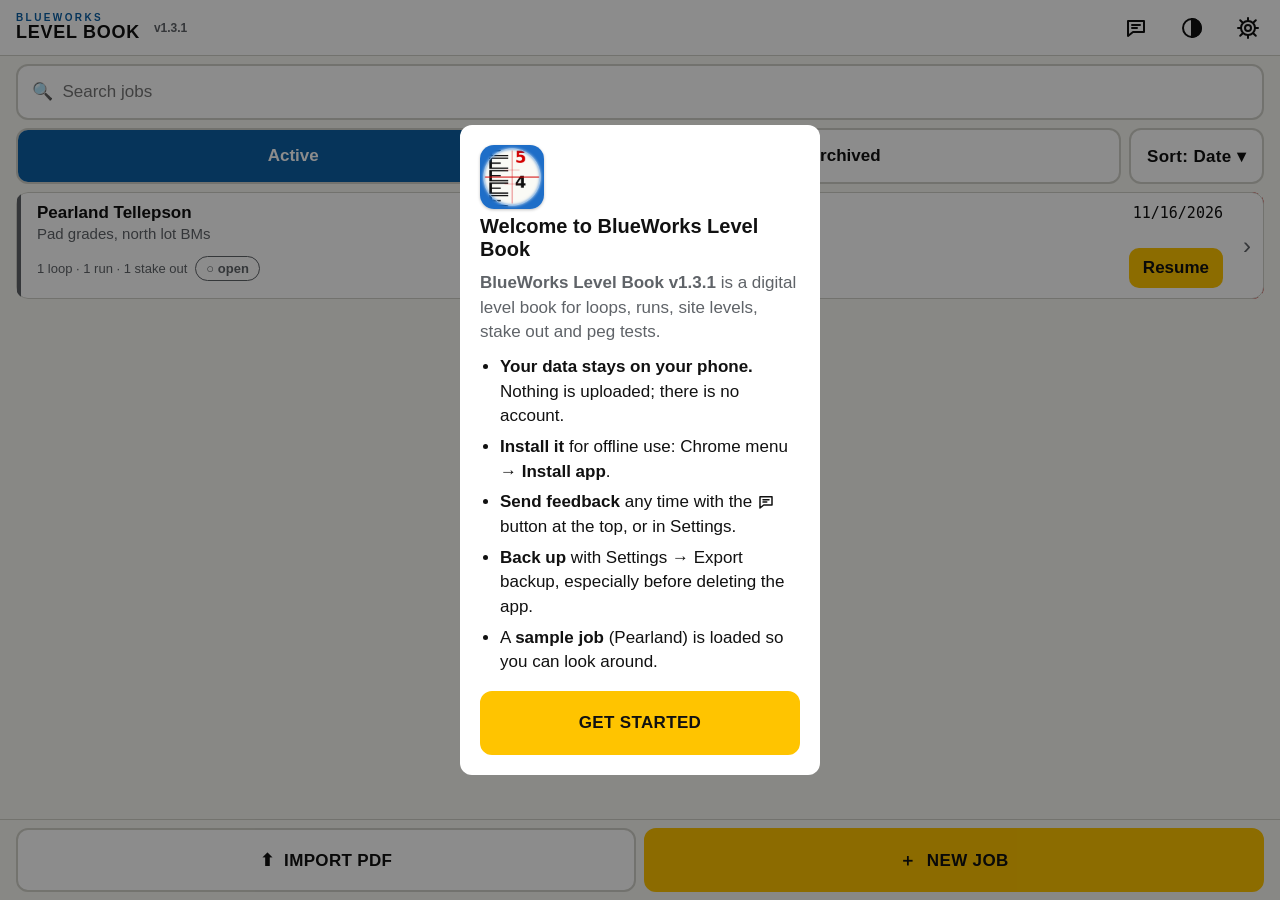
<file: index.html>
<!doctype html>
<html lang="en" data-theme="sunlight">
<head>
<meta charset="utf-8">
<meta name="viewport" content="width=device-width, initial-scale=1, viewport-fit=cover">
<title>BlueWorks Level Book</title>
<meta name="description" content="Offline differential leveling field book – US decimal feet">
<meta name="theme-color" content="#FFFFFF">
<meta name="mobile-web-app-capable" content="yes">
<meta name="apple-mobile-web-app-capable" content="yes">
<meta name="apple-mobile-web-app-title" content="Level Book">
<meta name="apple-mobile-web-app-status-bar-style" content="default">
<meta name="format-detection" content="telephone=no">
<link rel="manifest" href="manifest.webmanifest">
<link rel="icon" type="image/png" sizes="192x192" href="icons/icon-192.png">
<link rel="apple-touch-icon" sizes="180x180" href="icons/apple-touch-icon.png">
<script>
  // Apply the saved theme before first paint; iOS reads the status-bar meta at launch only.
  try { if (localStorage.getItem('lb.theme') === 'dusk') { document.documentElement.dataset.theme = 'dusk';
    document.querySelector('meta[name="apple-mobile-web-app-status-bar-style"]').content = 'black-translucent';
    document.querySelector('meta[name="theme-color"]').content = '#121417'; } } catch (e) {}
</script>
<link rel="stylesheet" href="css/app.css">
<script src="vendor/jspdf.umd.min.js" defer></script>
<script src="vendor/jspdf.plugin.autotable.min.js" defer></script>
<script type="module" src="js/app.js"></script>
</head>
<body>
<div id="app" aria-live="polite"></div>
<noscript>BlueWorks Level Book needs JavaScript.</noscript>
</body>
</html>
</file>
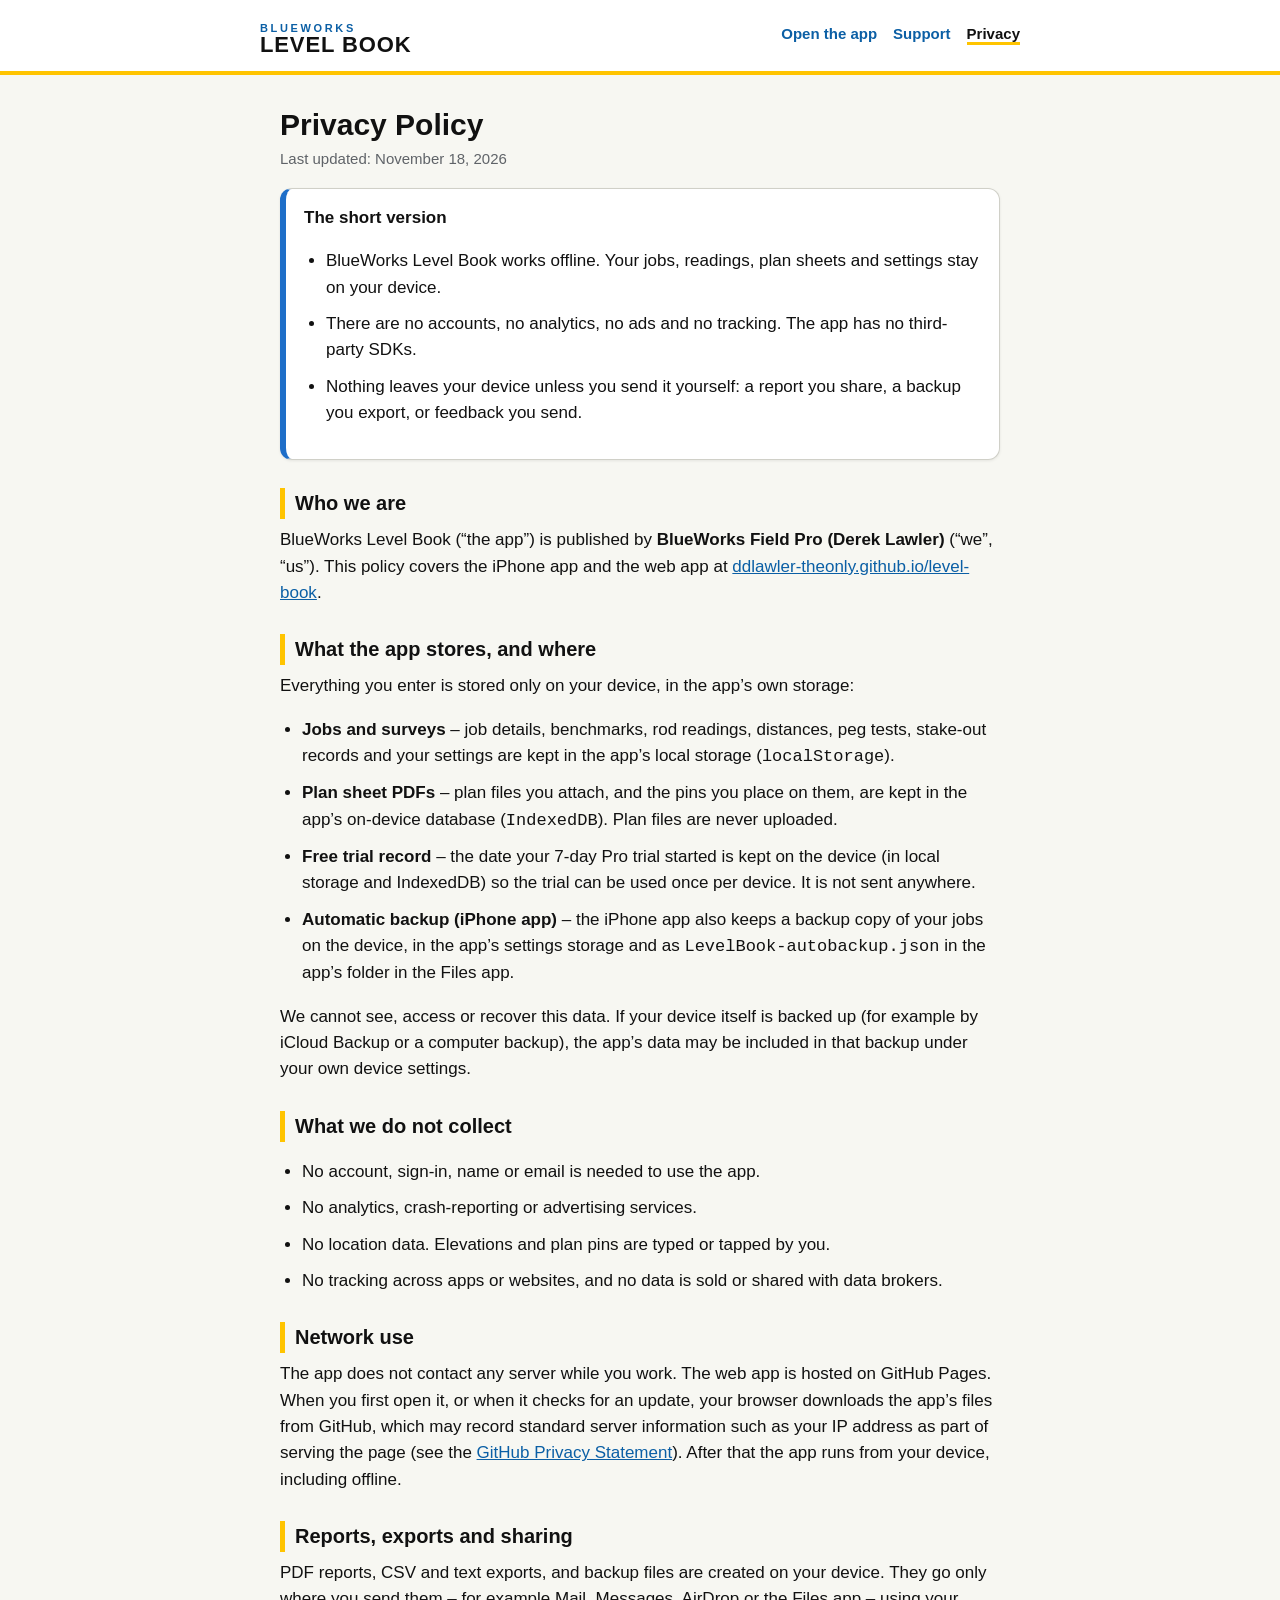
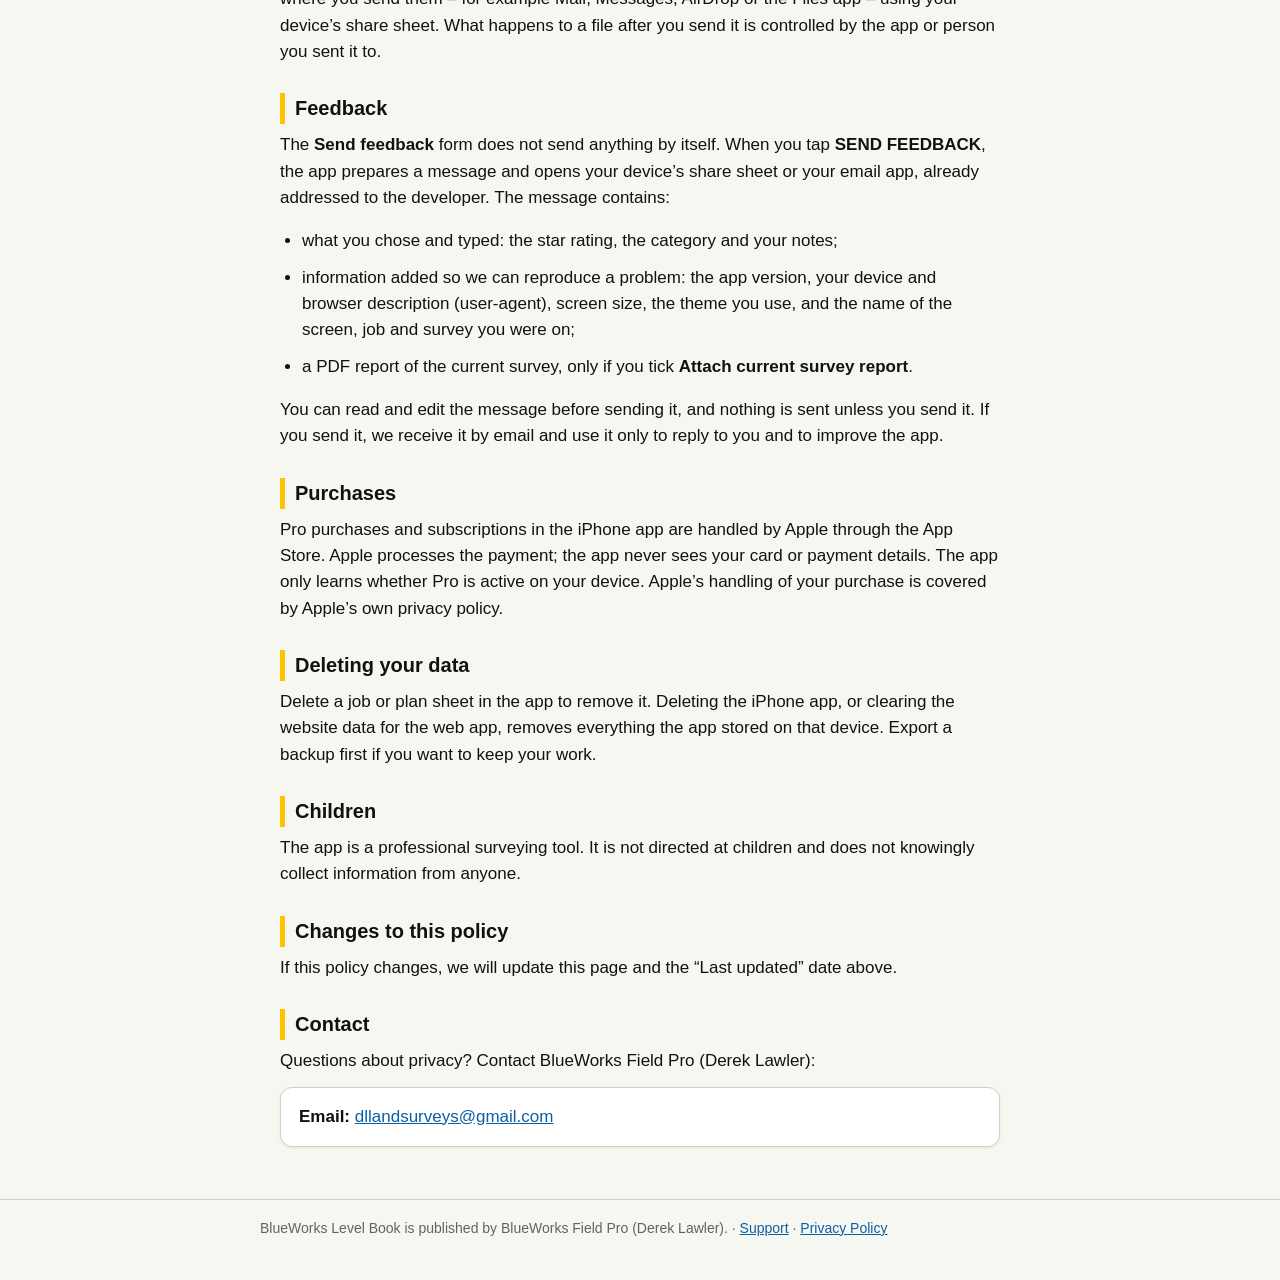
<file: privacy.html>
<!doctype html>
<html lang="en">
<head>
<meta charset="utf-8">
<meta name="viewport" content="width=device-width, initial-scale=1, viewport-fit=cover">
<title>Privacy Policy · BlueWorks Level Book</title>
<meta name="description" content="Privacy policy for BlueWorks Level Book: your survey data stays on your device. No accounts, analytics, ads or tracking.">
<meta name="theme-color" content="#FFFFFF">
<style>
:root{--bg:#F7F7F2;--card:#fff;--text:#111;--muted:#5F6368;--line:#D0D0C8;--yellow:#FFC400;--blue:#0B5FA5;--brand:#1E6EC8;--sans:Inter,Roboto,-apple-system,BlinkMacSystemFont,"Segoe UI","Helvetica Neue",Arial,sans-serif;--mono:ui-monospace,"SF Mono",Menlo,"Roboto Mono",Consolas,monospace}
@media (prefers-color-scheme:dark){:root{--bg:#121417;--card:#1C1F24;--text:#ECECEC;--muted:#A4A9B0;--line:#363B42;--blue:#4A9BE0;--brand:#4A9BE0}}
*{box-sizing:border-box}
html{-webkit-text-size-adjust:100%}
body{margin:0;background:var(--bg);color:var(--text);font-family:var(--sans);font-size:17px;line-height:1.55}
header.top{background:var(--card);border-bottom:4px solid var(--yellow);padding:14px 20px}
.wrap{max-width:760px;margin:0 auto}
.wordmark{display:inline-flex;flex-direction:column;line-height:1.02;font-weight:800;letter-spacing:.04em;font-size:22px;color:var(--text);text-decoration:none}
.wordmark small{font-size:11px;letter-spacing:.24em;color:var(--blue);font-weight:800}
nav{float:right;margin-top:8px;font-size:15px}
nav a{color:var(--blue);font-weight:700;text-decoration:none;margin-left:16px}
nav a[aria-current]{color:var(--text);border-bottom:3px solid var(--yellow)}
main{padding:8px 20px 40px}
h1{font-size:30px;line-height:1.2;margin:24px 0 4px}
.updated{color:var(--muted);font-size:15px;margin:0 0 18px}
h2{font-size:20px;margin:28px 0 8px;padding-left:10px;border-left:5px solid var(--yellow)}
h3{font-size:17px;margin:0 0 6px}
p,li{margin:0 0 10px}
ul{padding-left:22px}
a{color:var(--blue)}
.card{background:var(--card);border:1px solid var(--line);border-radius:12px;padding:16px 18px;margin:12px 0;box-shadow:0 1px 3px rgba(0,0,0,.08)}
.summary{border-left:6px solid var(--brand)}
code,.mono{font-family:var(--mono)}
table{width:100%;border-collapse:collapse;font-size:15px;background:var(--card);border-radius:12px;overflow:hidden;border:1px solid var(--line)}
th,td{text-align:left;padding:9px 12px;border-bottom:1px solid var(--line);vertical-align:top}
th{background:var(--brand);color:#fff;font-size:14px;letter-spacing:.03em}
tr:last-child td{border-bottom:0}
details{background:var(--card);border:1px solid var(--line);border-radius:12px;margin:10px 0;padding:0 16px}
summary{cursor:pointer;font-weight:700;padding:14px 0;list-style-position:outside}
details[open] summary{border-bottom:1px solid var(--line);margin-bottom:10px}
.price{display:flex;gap:12px;flex-wrap:wrap;margin:10px 0}
.price span{background:var(--yellow);color:#111;border-radius:999px;padding:6px 14px;font-weight:800}
footer{color:var(--muted);font-size:14px;border-top:1px solid var(--line);padding:18px 20px 40px}
</style>
</head>
<body>
<header class="top"><div class="wrap"><nav><a href="./">Open the app</a><a href="support.html">Support</a><a href="privacy.html" aria-current="page">Privacy</a></nav><a class="wordmark" href="./" aria-label="BlueWorks Level Book"><small>BLUEWORKS</small>LEVEL BOOK</a></div></header>
<main class="wrap">
<h1>Privacy Policy</h1>
<p class="updated">Last updated: November 18, 2026</p>
<div class="card summary"><h3>The short version</h3>
<ul>
<li>BlueWorks Level Book works offline. Your jobs, readings, plan sheets and settings stay on your device.</li>
<li>There are no accounts, no analytics, no ads and no tracking. The app has no third-party SDKs.</li>
<li>Nothing leaves your device unless you send it yourself: a report you share, a backup you export, or feedback you send.</li>
</ul></div>

<h2>Who we are</h2>
<p>BlueWorks Level Book (“the app”) is published by <b>BlueWorks Field Pro (Derek Lawler)</b> (“we”, “us”). This policy covers the iPhone app and the web app at <a href="./">ddlawler-theonly.github.io/level-book</a>.</p>

<h2>What the app stores, and where</h2>
<p>Everything you enter is stored only on your device, in the app’s own storage:</p>
<ul>
<li><b>Jobs and surveys</b> – job details, benchmarks, rod readings, distances, peg tests, stake-out records and your settings are kept in the app’s local storage (<code>localStorage</code>).</li>
<li><b>Plan sheet PDFs</b> – plan files you attach, and the pins you place on them, are kept in the app’s on-device database (<code>IndexedDB</code>). Plan files are never uploaded.</li>
<li><b>Free trial record</b> – the date your 7-day Pro trial started is kept on the device (in local storage and IndexedDB) so the trial can be used once per device. It is not sent anywhere.</li>
<li><b>Automatic backup (iPhone app)</b> – the iPhone app also keeps a backup copy of your jobs on the device, in the app’s settings storage and as <code>LevelBook-autobackup.json</code> in the app’s folder in the Files app.</li>
</ul>
<p>We cannot see, access or recover this data. If your device itself is backed up (for example by iCloud Backup or a computer backup), the app’s data may be included in that backup under your own device settings.</p>

<h2>What we do not collect</h2>
<ul>
<li>No account, sign-in, name or email is needed to use the app.</li>
<li>No analytics, crash-reporting or advertising services.</li>
<li>No location data. Elevations and plan pins are typed or tapped by you.</li>
<li>No tracking across apps or websites, and no data is sold or shared with data brokers.</li>
</ul>

<h2>Network use</h2>
<p>The app does not contact any server while you work. The web app is hosted on GitHub Pages. When you first open it, or when it checks for an update, your browser downloads the app’s files from GitHub, which may record standard server information such as your IP address as part of serving the page (see the <a href="https://docs.github.com/site-policy/privacy-policies/github-general-privacy-statement">GitHub Privacy Statement</a>). After that the app runs from your device, including offline.</p>

<h2>Reports, exports and sharing</h2>
<p>PDF reports, CSV and text exports, and backup files are created on your device. They go only where you send them – for example Mail, Messages, AirDrop or the Files app – using your device’s share sheet. What happens to a file after you send it is controlled by the app or person you sent it to.</p>

<h2>Feedback</h2>
<p>The <b>Send feedback</b> form does not send anything by itself. When you tap <b>SEND FEEDBACK</b>, the app prepares a message and opens your device’s share sheet or your email app, already addressed to the developer. The message contains:</p>
<ul>
<li>what you chose and typed: the star rating, the category and your notes;</li>
<li>information added so we can reproduce a problem: the app version, your device and browser description (user-agent), screen size, the theme you use, and the name of the screen, job and survey you were on;</li>
<li>a PDF report of the current survey, only if you tick <b>Attach current survey report</b>.</li>
</ul>
<p>You can read and edit the message before sending it, and nothing is sent unless you send it. If you send it, we receive it by email and use it only to reply to you and to improve the app.</p>

<h2>Purchases</h2>
<p>Pro purchases and subscriptions in the iPhone app are handled by Apple through the App Store. Apple processes the payment; the app never sees your card or payment details. The app only learns whether Pro is active on your device. Apple’s handling of your purchase is covered by Apple’s own privacy policy.</p>

<h2>Deleting your data</h2>
<p>Delete a job or plan sheet in the app to remove it. Deleting the iPhone app, or clearing the website data for the web app, removes everything the app stored on that device. Export a backup first if you want to keep your work.</p>

<h2>Children</h2>
<p>The app is a professional surveying tool. It is not directed at children and does not knowingly collect information from anyone.</p>

<h2>Changes to this policy</h2>
<p>If this policy changes, we will update this page and the “Last updated” date above.</p>

<h2>Contact</h2>
<p>Questions about privacy? Contact BlueWorks Field Pro (Derek Lawler):</p>
<div class="card" id="contact-email"><b>Email:</b> <a href="mailto:dllandsurveys@gmail.com">dllandsurveys@gmail.com</a></div>

</main>
<footer><div class="wrap">BlueWorks Level Book is published by BlueWorks Field Pro (Derek Lawler). · <a href="support.html">Support</a> · <a href="privacy.html">Privacy Policy</a></div></footer>
</body>
</html>
</file>
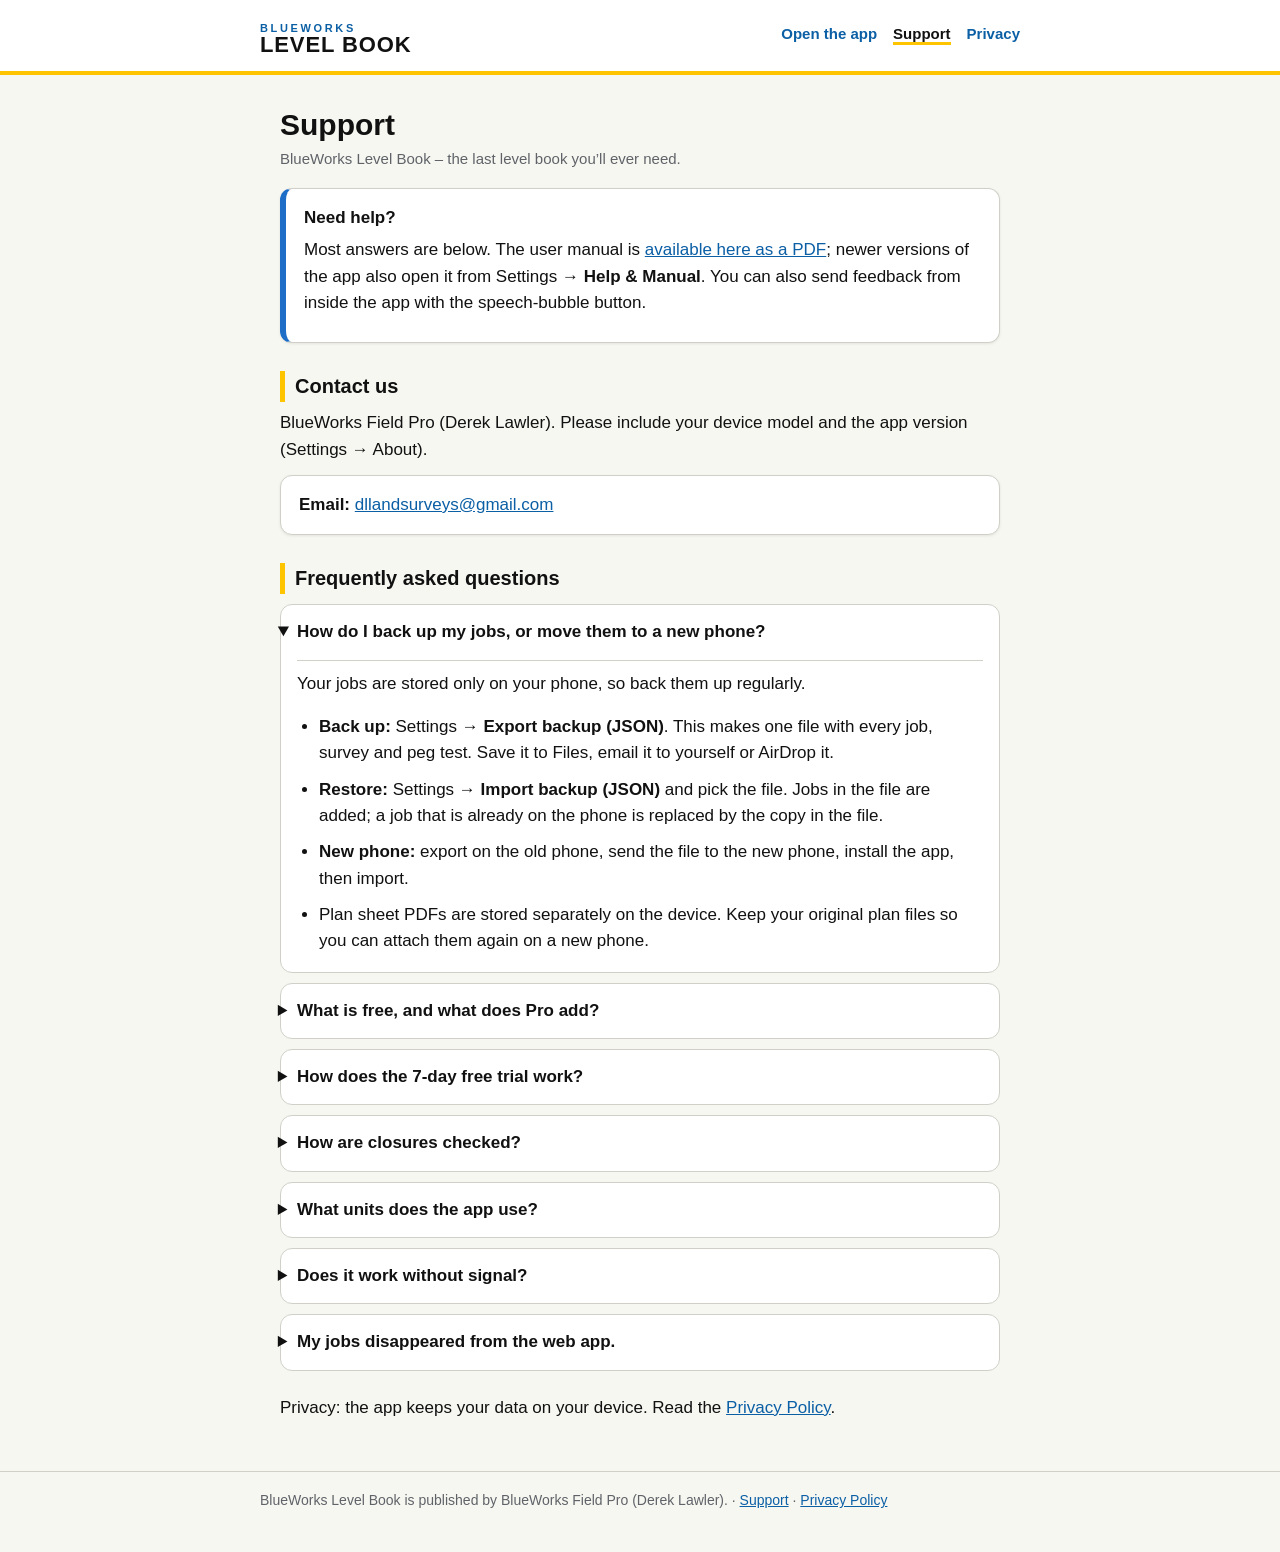
<file: support.html>
<!doctype html>
<html lang="en">
<head>
<meta charset="utf-8">
<meta name="viewport" content="width=device-width, initial-scale=1, viewport-fit=cover">
<title>Support · BlueWorks Level Book</title>
<meta name="description" content="Support and FAQ for BlueWorks Level Book: backup and restore, Free vs Pro, the 7-day trial, closure checks and units.">
<meta name="theme-color" content="#FFFFFF">
<style>
:root{--bg:#F7F7F2;--card:#fff;--text:#111;--muted:#5F6368;--line:#D0D0C8;--yellow:#FFC400;--blue:#0B5FA5;--brand:#1E6EC8;--sans:Inter,Roboto,-apple-system,BlinkMacSystemFont,"Segoe UI","Helvetica Neue",Arial,sans-serif;--mono:ui-monospace,"SF Mono",Menlo,"Roboto Mono",Consolas,monospace}
@media (prefers-color-scheme:dark){:root{--bg:#121417;--card:#1C1F24;--text:#ECECEC;--muted:#A4A9B0;--line:#363B42;--blue:#4A9BE0;--brand:#4A9BE0}}
*{box-sizing:border-box}
html{-webkit-text-size-adjust:100%}
body{margin:0;background:var(--bg);color:var(--text);font-family:var(--sans);font-size:17px;line-height:1.55}
header.top{background:var(--card);border-bottom:4px solid var(--yellow);padding:14px 20px}
.wrap{max-width:760px;margin:0 auto}
.wordmark{display:inline-flex;flex-direction:column;line-height:1.02;font-weight:800;letter-spacing:.04em;font-size:22px;color:var(--text);text-decoration:none}
.wordmark small{font-size:11px;letter-spacing:.24em;color:var(--blue);font-weight:800}
nav{float:right;margin-top:8px;font-size:15px}
nav a{color:var(--blue);font-weight:700;text-decoration:none;margin-left:16px}
nav a[aria-current]{color:var(--text);border-bottom:3px solid var(--yellow)}
main{padding:8px 20px 40px}
h1{font-size:30px;line-height:1.2;margin:24px 0 4px}
.updated{color:var(--muted);font-size:15px;margin:0 0 18px}
h2{font-size:20px;margin:28px 0 8px;padding-left:10px;border-left:5px solid var(--yellow)}
h3{font-size:17px;margin:0 0 6px}
p,li{margin:0 0 10px}
ul{padding-left:22px}
a{color:var(--blue)}
.card{background:var(--card);border:1px solid var(--line);border-radius:12px;padding:16px 18px;margin:12px 0;box-shadow:0 1px 3px rgba(0,0,0,.08)}
.summary{border-left:6px solid var(--brand)}
code,.mono{font-family:var(--mono)}
table{width:100%;border-collapse:collapse;font-size:15px;background:var(--card);border-radius:12px;overflow:hidden;border:1px solid var(--line)}
th,td{text-align:left;padding:9px 12px;border-bottom:1px solid var(--line);vertical-align:top}
th{background:var(--brand);color:#fff;font-size:14px;letter-spacing:.03em}
tr:last-child td{border-bottom:0}
details{background:var(--card);border:1px solid var(--line);border-radius:12px;margin:10px 0;padding:0 16px}
summary{cursor:pointer;font-weight:700;padding:14px 0;list-style-position:outside}
details[open] summary{border-bottom:1px solid var(--line);margin-bottom:10px}
.price{display:flex;gap:12px;flex-wrap:wrap;margin:10px 0}
.price span{background:var(--yellow);color:#111;border-radius:999px;padding:6px 14px;font-weight:800}
footer{color:var(--muted);font-size:14px;border-top:1px solid var(--line);padding:18px 20px 40px}
</style>
</head>
<body>
<header class="top"><div class="wrap"><nav><a href="./">Open the app</a><a href="support.html" aria-current="page">Support</a><a href="privacy.html">Privacy</a></nav><a class="wordmark" href="./" aria-label="BlueWorks Level Book"><small>BLUEWORKS</small>LEVEL BOOK</a></div></header>
<main class="wrap">
<h1>Support</h1>
<p class="updated">BlueWorks Level Book – the last level book you’ll ever need.</p>
<div class="card summary"><h3>Need help?</h3>
<p>Most answers are below. The user manual is <a href="docs/LevelBook-Manual.pdf">available here as a PDF</a>; newer versions of the app also open it from Settings → <b>Help &amp; Manual</b>. You can also send feedback from inside the app with the speech-bubble button.</p></div>

<h2>Contact us</h2>
<p>BlueWorks Field Pro (Derek Lawler). Please include your device model and the app version (Settings → About).</p>
<div class="card" id="contact-email"><b>Email:</b> <a href="mailto:dllandsurveys@gmail.com">dllandsurveys@gmail.com</a></div>

<h2>Frequently asked questions</h2>

<details open><summary>How do I back up my jobs, or move them to a new phone?</summary>
<p>Your jobs are stored only on your phone, so back them up regularly.</p>
<ul>
<li><b>Back up:</b> Settings → <b>Export backup (JSON)</b>. This makes one file with every job, survey and peg test. Save it to Files, email it to yourself or AirDrop it.</li>
<li><b>Restore:</b> Settings → <b>Import backup (JSON)</b> and pick the file. Jobs in the file are added; a job that is already on the phone is replaced by the copy in the file.</li>
<li><b>New phone:</b> export on the old phone, send the file to the new phone, install the app, then import.</li>
<li>Plan sheet PDFs are stored separately on the device. Keep your original plan files so you can attach them again on a new phone.</li>
</ul></details>

<details><summary>What is free, and what does Pro add?</summary>
<table>
<tr><th>Free</th><th>Pro</th></tr>
<tr><td>Jobs (2 active jobs), survey picker and setup, shot entry with the keypad and visual rod, Level Run, Site Levels, arithmetic check, FGCS pass/fail verdict, backup and restore, settings, Dusk theme, feedback</td>
<td>Everything in Free, plus unlimited jobs, Level Loop, three-wire readings, the Use distance switch, Stake Out, Peg Test, loop adjustment, peg correction, sight balance checks, the plan sheet (attach, mark shots, report map), PDF reports, CSV and text export, and the share sheet</td></tr>
</table>
<p>Pro is:</p>
<div class="price"><span>$24.99 / year</span><span>$100 one-time</span></div>
<p>On Free, the built-in sample job does not count toward the 2-job limit; archived jobs do.</p></details>

<details><summary>How does the 7-day free trial work?</summary>
<ul>
<li>The trial starts only when you tap <b>START 7-DAY FREE TRIAL</b> (on any Pro feature, or Settings → Plan). No account and no card are needed.</li>
<li>Every Pro feature is unlocked for 7 days. There is one trial per device.</li>
<li>When the trial ends the app goes back to Free. Nothing is deleted: Pro surveys you made stay readable, and single-wire Level Runs and Site Levels stay fully editable.</li>
</ul></details>

<details><summary>How are closures checked?</summary>
<ul>
<li><b>Arithmetic check</b> on every book: ΣBS − ΣFS = last elevation − first elevation (side shots are not included).</li>
<li><b>Misclosure</b> = computed elevation of the closing benchmark − its known elevation. A Level Loop closes on its starting benchmark; a Level Run closes on a different known benchmark.</li>
<li><b>Allowable misclosure</b> follows the FGCS standards: k × √M, where M is the total sight distance in miles (k = 0.050 ft for third order, the default; 2nd order class II 0.0333, class I 0.025; 1st order class II 0.0166, class I 0.0125). The app shows a clear pass or fail.</li>
<li>If Use distance is off, there is no distance to work out the allowable misclosure, so the misclosure is shown and adjustment is by setups.</li>
<li>Pro can <b>adjust</b> the loop evenly by setup or in proportion to distance.</li>
</ul></details>

<details><summary>What units does the app use?</summary>
<p>US survey feet, in decimal feet. Readings are entered and shown to 0.001 ft; cut and fill are shown to 0.01 ft. Curvature and refraction are not applied.</p></details>

<details><summary>Does it work without signal?</summary>
<p>Yes. After the first start the app works fully offline, including reports, plan sheets and the built-in manual.</p></details>

<details><summary>My jobs disappeared from the web app.</summary>
<p>Safari can clear data for websites that have not been used for a while. Add the web app to your Home Screen, turn on <b>Keep data on this device</b> in Settings, and export backups regularly. Import your latest backup to get your jobs back.</p></details>

<p style="margin-top:24px">Privacy: the app keeps your data on your device. Read the <a href="privacy.html">Privacy Policy</a>.</p>

</main>
<footer><div class="wrap">BlueWorks Level Book is published by BlueWorks Field Pro (Derek Lawler). · <a href="support.html">Support</a> · <a href="privacy.html">Privacy Policy</a></div></footer>
</body>
</html>
</file>
<file: css/app.css>
/* BlueWorks Level Book design system — Sunlight (default) and Dusk */
:root{
  --bg:#F7F7F2; --card:#FFFFFF; --text:#111111; --muted:#5F6368; --line:#D0D0C8; --alt:#EFEFEA; --field:#FFFFFF;
  --yellow:#FFC400; --on-yellow:#111111; --blue:#0B5FA5; --pass:#1E8E3E; --warn:#E37400; --err:#C5221F;
  --strip:#1B1D21; --strip-text:#ECECEC; --shadow:0 1px 3px rgba(0,0,0,.12);
  --sans: Inter, Roboto, -apple-system, BlinkMacSystemFont, "Segoe UI", "Helvetica Neue", Arial, sans-serif;
  --mono: ui-monospace, "SF Mono", SFMono-Regular, Menlo, "Roboto Mono", "DejaVu Sans Mono", Consolas, monospace;
  --sat: env(safe-area-inset-top,0px); --sab: env(safe-area-inset-bottom,0px); --sal: env(safe-area-inset-left,0px); --sar: env(safe-area-inset-right,0px);
  color-scheme: light;
}
:root[data-theme="dusk"]{
  --bg:#121417; --card:#1C1F24; --text:#ECECEC; --muted:#A4A9B0; --line:#363B42; --alt:#181B1F; --field:#22262C;
  --blue:#4A9BE0; --pass:#4CC26E; --warn:#FFA040; --err:#FF6B61; --strip:#000000; --shadow:none; color-scheme: dark;
}
*{box-sizing:border-box;-webkit-tap-highlight-color:transparent}
html,body{margin:0;height:100%;background:var(--bg);color:var(--text);font-family:var(--sans);font-size:17px;overflow:hidden;overscroll-behavior:none;touch-action:manipulation;-webkit-text-size-adjust:100%}
button,input,select,textarea{font-family:inherit;font-size:17px;color:inherit}
input,select,textarea{font-size:max(16px,1em)} /* >=16px avoids iOS focus zoom */
.mono{font-family:var(--mono);font-variant-numeric:tabular-nums}
#app{position:fixed;inset:0;display:flex;flex-direction:column}
.screen{display:flex;flex-direction:column;height:100%;min-height:0}
.scroll{flex:1;overflow-y:auto;-webkit-overflow-scrolling:touch;overscroll-behavior:contain;padding:8px calc(16px + var(--sar)) 16px calc(16px + var(--sal))}
/* Top bar */
.topbar{flex:none;height:calc(56px + var(--sat));padding:var(--sat) calc(8px + var(--sar)) 0 calc(16px + var(--sal));display:flex;align-items:center;gap:8px;background:var(--card);border-bottom:1px solid var(--line)}
.wordmark{font-size:20px;font-weight:800;letter-spacing:.06em}
.topbar .title{flex:1;min-width:0;font-size:17px;font-weight:600;white-space:nowrap;overflow:hidden;text-overflow:ellipsis}
.topbar .spacer{flex:1}
.iconbtn{width:48px;height:56px;min-width:48px;border:0;background:none;display:grid;place-items:center;cursor:pointer;border-radius:12px;color:var(--text)}
.iconbtn svg{width:24px;height:24px}
.iconbtn:active{background:var(--alt)}
.back{border:0;background:none;height:56px;padding:0 8px 0 0;font-size:17px;font-weight:600;color:var(--blue);cursor:pointer;white-space:nowrap}
/* Buttons */
.btn{min-height:56px;border-radius:12px;border:2px solid var(--line);background:var(--card);font-size:17px;font-weight:700;padding:0 16px;cursor:pointer;display:inline-flex;align-items:center;justify-content:center;gap:8px;letter-spacing:.02em;color:var(--text)}
.btn.primary{background:var(--yellow);border-color:var(--yellow);color:var(--on-yellow);min-height:64px}
.btn.blue{background:var(--blue);border-color:var(--blue);color:#fff}
.btn.danger{border-color:var(--err);color:var(--err)}
.btn.solid-danger{background:var(--err);border-color:var(--err);color:#fff}
.btn:disabled{background:var(--alt);border-color:var(--line);color:var(--muted);cursor:not-allowed}
.btn:active:not(:disabled){filter:brightness(.92)}
.btn.block{width:100%}
.pinned{flex:none;padding:8px calc(16px + var(--sar)) calc(8px + var(--sab)) calc(16px + var(--sal));background:var(--bg);border-top:1px solid var(--line);display:grid;gap:8px}
.row2{display:grid;grid-template-columns:1fr 1fr;gap:8px}
.row3{display:grid;grid-template-columns:1fr 1fr 1fr;gap:8px}
/* Fields */
.section-label{font-size:13px;font-weight:700;letter-spacing:.08em;text-transform:uppercase;color:var(--muted);margin:16px 4px 8px}
.card{background:var(--card);border-radius:12px;box-shadow:var(--shadow);border:1px solid var(--line);padding:16px}
.field{display:block;margin-bottom:16px}
.field:last-child{margin-bottom:0}
.field>span{display:block;font-size:13px;font-weight:700;letter-spacing:.06em;text-transform:uppercase;color:var(--muted);margin-bottom:6px}
.input{width:100%;min-height:56px;border:2px solid var(--line);border-radius:12px;background:var(--field);padding:0 14px;outline:none;color:var(--text)}
.input:focus{border:3px solid var(--blue);padding:0 13px}
textarea.input{padding:12px 14px;min-height:112px;resize:none;line-height:1.35}
.input.num{font-family:var(--mono);text-align:right}
.suffix{position:relative}.suffix .input{padding-right:44px}.suffix::after{content:attr(data-suffix);position:absolute;right:14px;top:50%;transform:translateY(-50%);color:var(--muted);font-family:var(--mono)}
.counter{text-align:right;font-size:13px;color:var(--muted);margin-top:4px}
.chip{display:inline-flex;align-items:center;gap:4px;padding:4px 10px;border-radius:999px;font-size:13px;font-weight:700;border:1.5px solid currentColor;white-space:nowrap}
.chip.closed{color:var(--pass)}.chip.open{color:var(--muted)}.chip.check{color:var(--warn)}
.chip.locked{color:var(--muted);font-family:var(--mono);font-size:15px;padding:10px 14px}
.tag{display:inline-block;font-size:11px;font-weight:800;letter-spacing:.06em;padding:2px 6px;border-radius:6px;background:var(--alt);color:var(--muted);vertical-align:middle}
.tag.blue{background:var(--blue);color:#fff}
.seg{display:grid;grid-auto-flow:column;grid-auto-columns:1fr;border:2px solid var(--line);border-radius:12px;overflow:hidden;min-height:56px;background:var(--field)}
.seg button{border:0;background:none;font-weight:700;font-size:17px;cursor:pointer;color:var(--text);border-left:1px solid var(--line)}
.seg button:first-child{border-left:0}
.seg button[aria-pressed="true"]{background:var(--blue);color:#fff}
.seg.rt button[data-v="BS"][aria-pressed="true"]{background:var(--pass)}
.seg.rt button[data-v="FS"][aria-pressed="true"]{background:var(--warn);color:#111}
.selectbtn{width:100%;min-height:56px;border:2px solid var(--line);border-radius:12px;background:var(--field);text-align:left;padding:0 14px;display:flex;align-items:center;justify-content:space-between;cursor:pointer;color:var(--text)}
/* Jobs */
.searchrow{display:grid;grid-template-columns:1fr auto;gap:8px;align-items:center;margin-top:8px}
.jobs-list{display:grid;gap:8px;margin-top:8px}
.swipe{position:relative;border-radius:12px;overflow:hidden}
.swipe .actions{position:absolute;inset:0 0 0 auto;display:flex}
.swipe .actions button{width:80px;border:0;font-weight:800;font-size:15px;cursor:pointer}
.swipe .actions .arch{background:var(--blue);color:#fff}
.swipe .actions .del{background:var(--card);color:var(--err);box-shadow:inset 0 0 0 2px var(--err)}
.jobcard{position:relative;min-height:96px;background:var(--card);border:1px solid var(--line);border-radius:12px;padding:10px 40px 10px 20px;cursor:pointer;transition:transform .18s ease;touch-action:pan-y;user-select:none;-webkit-user-select:none;-webkit-touch-callout:none}
.jobcard.dragging{transition:none}
.jobcard::before{content:"";position:absolute;left:0;top:0;bottom:0;width:4px;background:var(--st,var(--muted))}
.jobcard .l1{display:flex;justify-content:space-between;gap:8px;align-items:baseline}
.jobcard .name{font-weight:600;font-size:17px;white-space:nowrap;overflow:hidden;text-overflow:ellipsis}
.jobcard .date{font-family:var(--mono);font-size:15px;color:var(--text)}
.jobcard .desc{font-size:15px;color:var(--muted);white-space:nowrap;overflow:hidden;text-overflow:ellipsis;margin:2px 0 6px}
.jobcard .l3{display:flex;align-items:center;gap:8px;font-size:13px;color:var(--muted);flex-wrap:wrap}
.jobcard .chev{position:absolute;right:12px;top:50%;transform:translateY(-50%);color:var(--muted);font-size:24px}
.jobcard .resume{margin-left:auto;min-height:40px;border-radius:10px;border:0;background:var(--yellow);color:#111;font-weight:800;padding:0 14px;cursor:pointer}
.empty{text-align:center;padding:48px 16px;color:var(--muted)}
.empty h2{color:var(--text);font-size:22px;margin:16px 0 8px}
.banner{background:var(--alt);border:1px solid var(--line);border-radius:12px;padding:12px 16px;margin:8px 0;display:flex;align-items:center;gap:12px;justify-content:space-between}
/* Main menu */
.modecard{width:100%;min-height:112px;border:2px solid var(--line);border-radius:12px;background:var(--card);display:flex;align-items:center;gap:16px;padding:16px;text-align:left;cursor:pointer;margin-bottom:12px;color:var(--text)}
.modecard:active,.modecard.flash{background:var(--yellow);color:#111;border-color:var(--yellow)}
.modecard svg{width:40px;height:40px;flex:none}
.modecard .mt{font-size:22px;font-weight:600}
.modecard .md{font-size:15px;color:var(--muted);margin-top:4px}
.modecard:disabled{opacity:.45}
.recent{background:var(--card);border:1px solid var(--line);border-radius:12px;overflow:hidden}
.recent button{width:100%;min-height:64px;border:0;border-top:1px solid var(--line);background:none;display:flex;align-items:center;gap:8px;padding:8px 16px;text-align:left;cursor:pointer;color:var(--text)}
.recent button:first-child{border-top:0}
.recent .rn{flex:1;min-width:0;font-size:17px;white-space:nowrap;overflow:hidden;text-overflow:ellipsis}
/* Sheets & dialogs */
.overlay{position:fixed;inset:0;background:rgba(0,0,0,.45);z-index:50;display:flex;align-items:flex-end;justify-content:center;animation:fade .15s}
.sheet{width:100%;max-width:640px;max-height:92%;background:var(--card);border-radius:12px 12px 0 0;padding:8px 16px calc(16px + var(--sab));display:flex;flex-direction:column;animation:up .2s ease}
.sheet.tall{height:80%}
.sheet .handle{width:40px;height:5px;border-radius:3px;background:var(--line);margin:4px auto 8px}
.sheet .sh{display:flex;align-items:center;justify-content:space-between}
.sheet .sh h2{font-size:20px;margin:0}
.sheet .sbody{overflow-y:auto;flex:1;padding-top:8px;overscroll-behavior:contain}
.sheet .listbtn{width:100%;min-height:56px;border:0;border-top:1px solid var(--line);background:none;text-align:left;font-size:17px;padding:0 8px;cursor:pointer;display:flex;align-items:center;gap:12px;color:var(--text)}
.sheet .listbtn.sel{font-weight:800;color:var(--blue)}
.sheet .listbtn.red{color:var(--err)}
.dialog-wrap{align-items:center}
.dialog{width:calc(100% - 32px);max-width:420px;background:var(--card);border-radius:12px;padding:20px;animation:up .15s}
.dialog h2{margin:0 0 8px;font-size:20px}
.dialog p{margin:0 0 16px;color:var(--muted);line-height:1.4;white-space:pre-line}
@keyframes up{from{transform:translateY(40px);opacity:0}to{transform:none;opacity:1}}
@keyframes fade{from{opacity:0}}
.snackbar{position:fixed;left:16px;right:16px;bottom:calc(96px + var(--sab));background:#222;color:#fff;border-radius:12px;padding:0 8px 0 16px;min-height:56px;display:flex;align-items:center;justify-content:space-between;z-index:60;box-shadow:0 4px 12px rgba(0,0,0,.3)}
.snackbar button{border:0;background:none;color:var(--yellow);font-weight:800;font-size:17px;min-height:56px;padding:0 12px;cursor:pointer}
/* Entry */
.strip{flex:none;min-height:calc(72px + var(--sat));padding:calc(6px + var(--sat)) calc(12px + var(--sar)) 6px calc(8px + var(--sal));background:var(--strip);color:var(--strip-text);display:flex;align-items:center;gap:8px}
.strip .st-l{flex:1;min-width:0}
.strip .st1{font-size:15px;display:flex;align-items:center;gap:6px;font-weight:600;white-space:nowrap;overflow:hidden;text-overflow:ellipsis}
.strip .st2{font-family:var(--mono);font-size:22px;color:var(--yellow);font-weight:700;white-space:nowrap}
.strip .st2 small{font-size:13px;color:#BBB;font-weight:400}
.strip .iconbtn,.strip .back{color:var(--strip-text)}
.strip .warnflag{color:var(--warn);font-size:13px;font-weight:800}
.entry-mid{flex:1;min-height:0;display:grid;grid-template-columns:45% 55%}
.rodcol{position:relative;min-height:0;background:var(--alt);border-right:1px solid var(--line);overflow:hidden}
.rodcol svg{position:absolute;inset:0;width:100%;height:100%}
.panel{min-height:0;overflow-y:auto;padding:8px 12px;display:flex;flex-direction:column;gap:8px}
.panel .seg{min-height:48px}
.panel .ptrow{display:flex;gap:8px;align-items:center}
.panel .ptrow .input{min-height:48px;font-family:var(--mono);font-weight:700}
.minilabel{font-size:12px;font-weight:800;letter-spacing:.08em;color:var(--muted);text-transform:uppercase}
.rbox{border:2px solid var(--line);border-radius:12px;background:var(--field);min-height:64px;display:flex;align-items:center;justify-content:space-between;padding:0 12px;cursor:pointer;gap:8px}
.rbox .lab{font-size:13px;font-weight:800;color:var(--muted);letter-spacing:.06em}
.rbox .val{font-family:var(--mono);font-weight:800;font-size:44px;line-height:1;white-space:nowrap}
.rbox.small .val{font-size:22px}.rbox.small{min-height:48px}
.rbox.w3 .val{font-size:32px}.rbox.w3{min-height:64px}
.rbox.active{border:3px solid var(--yellow);padding:0 11px;background:#FFFBEA;color:#111}
:root[data-theme="dusk"] .rbox.active{background:#2A2614;color:var(--text)}
.rbox.bad{border-color:var(--err)}
.rbox .ph{color:var(--muted);font-weight:400}
.result{font-family:var(--mono);font-size:20px;font-weight:700}
.result.bad{color:var(--err)}
.result .lbl{font-family:var(--sans);font-size:13px;color:var(--muted);font-weight:700}
.rescard{background:var(--card);border:1px solid var(--line);border-radius:12px;padding:8px 12px;display:grid;gap:2px}
.msg{font-size:14px;font-weight:700;line-height:1.3}
.msg.err{color:var(--err)}.msg.warn{color:var(--warn)}
.quick{display:flex;gap:6px;flex-wrap:wrap}
.quick button{min-height:40px;border-radius:10px;border:1.5px solid var(--blue);background:none;color:var(--blue);font-weight:700;padding:0 10px;cursor:pointer;font-size:15px}
.keypad{flex:none;display:grid;grid-template-columns:repeat(4,1fr);grid-auto-rows:46px;gap:4px;padding:4px calc(6px + var(--sar)) calc(4px + var(--sab)) calc(6px + var(--sal));background:var(--alt);border-top:1px solid var(--line);touch-action:manipulation;user-select:none;-webkit-user-select:none}
.keypad button{border:0;border-radius:10px;background:var(--card);font-family:var(--mono);font-size:25px;font-weight:700;cursor:pointer;color:var(--text);box-shadow:var(--shadow);touch-action:manipulation}
.keypad button:active{filter:brightness(.85)}
.keypad button{position:relative}.keypad button::before{content:"";position:absolute;inset:-2px}
/* Keypad size (Settings): compact is the base above */
:root[data-keypad="large"] .keypad{grid-auto-rows:64px;gap:6px;padding:6px calc(6px + var(--sar)) calc(6px + var(--sab)) calc(6px + var(--sal))}
:root[data-keypad="large"] .keypad button{font-size:28px;border-radius:12px}
:root[data-keypad="large"] .keypad .fn{font-size:17px}
:root[data-keypad="xcompact"] .keypad{grid-auto-rows:39px;gap:3px;padding:3px calc(5px + var(--sar)) calc(3px + var(--sab)) calc(5px + var(--sal))}
:root[data-keypad="xcompact"] .keypad button{font-size:23px;border-radius:8px}
:root[data-keypad="xcompact"] .keypad .fn{font-size:15px}
:root[data-keypad="xcompact"] .keypad .confirm{font-size:16px}
:root[data-keypad="xcompact"] .keypad button::before{inset:-1.5px -1.5px} /* 39 + 3 px gap = 42 px tap height */
.keypad .fn{font-family:var(--sans);font-size:16px;font-weight:800}
.keypad .confirm{grid-row:span 2;background:var(--yellow);color:#111;font-family:var(--sans);font-size:17px;font-weight:900;letter-spacing:.04em}
.keypad .confirm:disabled{background:var(--line);color:var(--muted)}
.accept{min-height:48px}
/* Book */
.booktools{flex:none;display:flex;gap:8px;align-items:center;padding:8px calc(16px + var(--sar)) 0 calc(16px + var(--sal));flex-wrap:wrap}
.tablewrap{flex:1;overflow:auto;-webkit-overflow-scrolling:touch;overscroll-behavior:contain;margin:8px 0 0}
table.book{width:100%;border-collapse:collapse;font-size:17px}
table.book th{position:sticky;top:0;z-index:2;background:#E4E4DE;color:#111;font-size:13px;font-weight:800;letter-spacing:.06em;height:40px;padding:0 5px;text-align:right}
:root[data-theme="dusk"] table.book th{background:#2A2E34;color:var(--text)}
table.book th:first-child,table.book td:first-child{text-align:left;padding-left:12px}
table.book td{height:56px;padding:4px 5px;text-align:right;font-family:var(--mono);font-variant-numeric:tabular-nums;white-space:nowrap;vertical-align:middle}
table.book td:first-child{font-family:var(--sans);border-left:4px solid transparent;white-space:normal;min-width:64px;max-width:96px;line-height:1.15}
table.book.three{font-size:15px}
table.book.three td{padding:4px 3px}
table.book.three td:nth-child(6){font-size:12px}
@media (max-width:360px){table.book{font-size:15px}}
table.book tbody tr{cursor:pointer;background:var(--card)}
table.book tbody tr:nth-child(even){background:var(--alt)}
table.book tr.bm td:first-child{border-left-color:var(--blue);font-weight:800}
table.book tr.warn td:first-child{border-left-color:var(--warn)}
table.book tr.ifs td:first-child{padding-left:24px;font-size:15px}
table.book tr.newsetup td{border-top:2px solid var(--line)}
table.book tr.sel{outline:3px solid var(--yellow);outline-offset:-3px}
table.book .wf{color:var(--warn);font-family:var(--sans)}
table.book .tw{display:flex;flex-direction:column;align-items:flex-end;line-height:1.2}
table.book .tw small{font-size:13px;color:var(--muted)}
table.book .tw b{font-size:17px}
.spread{font-size:11px;letter-spacing:-.02em;font-family:var(--sans);font-weight:800;padding:1px 5px;border-radius:6px;border:1.5px solid currentColor;margin-top:2px}
.spread.ok{color:var(--pass)}.spread.bad{color:var(--err)}
.landscape-only{display:none}
@media (orientation:landscape) and (min-width:600px){.landscape-only{display:table-cell}.entry-mid{grid-template-columns:38% 62%}}
.summary{flex:none;font-family:var(--mono);font-size:15px;padding:8px calc(16px + var(--sar)) 4px calc(16px + var(--sal));background:var(--card);border-top:1px solid var(--line);display:grid;gap:2px}
.summary .ok{color:var(--pass);font-weight:800}.summary .bad{color:var(--err);font-weight:800}.summary .wn{color:var(--warn);font-weight:800}
.hint{background:var(--yellow);color:#111;font-weight:700;padding:8px 16px;text-align:center}
/* Closure */
.big{border-radius:12px;padding:16px;display:flex;align-items:center;gap:16px;color:#fff;margin:8px 0}
.big.pass{background:var(--pass)}.big.fail{background:var(--err)}.big.na{background:var(--muted)}.big.openrun{background:#0B5FA5}
.big .bw.sm{font-size:30px}.big .spe{font-family:var(--mono);font-size:22px;font-weight:800}
.big .bw{font-size:40px;font-weight:900;letter-spacing:.04em}
.big svg{width:48px;height:48px}
.kv{display:grid;grid-template-columns:1fr auto;gap:6px 12px;font-size:17px}
.kv .k{color:var(--muted)}
.kv .v{font-family:var(--mono);text-align:right;font-weight:700}
table.adj{width:100%;border-collapse:collapse;font-family:var(--mono);font-size:15px}
table.adj th{font-family:var(--sans);font-size:12px;letter-spacing:.06em;color:var(--muted);text-align:right;padding:6px 4px;border-bottom:1px solid var(--line)}
table.adj td{text-align:right;padding:8px 4px;border-bottom:1px solid var(--line)}
table.adj th:first-child,table.adj td:first-child{text-align:left;font-family:var(--sans)}
/* Share preview */
.paperwrap{background:var(--alt);border-radius:12px;padding:12px;overflow:auto;margin-top:8px}
.paper{background:#fff;color:#111;box-shadow:0 2px 10px rgba(0,0,0,.25);width:100%;aspect-ratio:8.5/11;padding:6%;font-size:9px;overflow:hidden;font-family:Helvetica,Arial,sans-serif}
.paper pre{font-family:var(--mono);font-size:10px;white-space:pre;margin:0}
.paper.text{aspect-ratio:auto;min-height:200px}
.paper h3{font-size:12px;margin:0 0 2px}
.paper h4{font-size:9.5px;margin:8px 0 2px;border-bottom:1px solid #999}
.paper table{width:100%;border-collapse:collapse;font-family:var(--mono);font-size:8px}
.paper td,.paper th{padding:1px 3px;text-align:right}
.paper th{background:#ddd}
.paper td:first-child,.paper th:first-child{text-align:left}
.paper tr:nth-child(even) td{background:#f0f0f0}
.paper .inprog{color:#C5221F;font-weight:800;border:1.5px solid #C5221F;display:inline-block;padding:1px 4px;margin:2px 0}
.paper .foot{position:absolute}
.pager{display:flex;align-items:center;justify-content:center;gap:8px;margin-top:8px;font-size:15px}
.pager button{width:56px;height:48px;border-radius:12px;border:2px solid var(--line);background:var(--card);font-size:20px;cursor:pointer;color:var(--text)}
.check{display:flex;align-items:center;gap:12px;min-height:56px;border-top:1px solid var(--line);font-size:17px;cursor:pointer}
.check:first-child{border-top:0}
.check input{width:24px;height:24px;accent-color:var(--blue)}
.sr{position:absolute;width:1px;height:1px;overflow:hidden;clip:rect(0 0 0 0)}
/* Peg correction */
.switchrow{display:flex;align-items:center;gap:12px;min-height:56px;padding:6px 0}
.switchrow .sw-l{flex:1;min-width:0}
.sw-t{font-size:17px;font-weight:700}
.sw-d{font-size:14px;color:var(--muted);margin-top:2px;line-height:1.35}
.switch{flex:none;position:relative;width:64px;height:40px;border-radius:999px;border:2px solid var(--line);background:var(--alt);cursor:pointer;padding:0;transition:background .15s}
.switch::after{content:"";position:absolute;top:3px;left:3px;width:30px;height:30px;border-radius:50%;background:#fff;box-shadow:0 1px 3px rgba(0,0,0,.35);transition:transform .15s}
.switch[aria-checked="true"]{background:var(--blue);border-color:var(--blue)}
.switch[aria-checked="true"]::after{transform:translateX(24px)}
.switch:disabled{opacity:.45;cursor:not-allowed}
.switch::before{content:"";position:absolute;inset:-10px}
.linkbtn{border:0;background:none;color:var(--blue);font-weight:700;font-size:15px;min-height:44px;padding:0;cursor:pointer}
.pegbtn.on{border-color:var(--blue);color:var(--blue);font-family:var(--mono)}
table.book .pc{display:flex;flex-direction:column;align-items:flex-end;line-height:1.15}
table.book .pc small{font-size:12px;color:var(--muted);font-weight:400}
table.book .pc small.nd{color:var(--warn);font-family:var(--sans);font-weight:700;font-size:11px;letter-spacing:.02em}
.msg.pegmsg{font-family:var(--mono);color:var(--blue)}
.msg.pegmsg.nd{font-family:var(--sans);color:var(--muted);font-weight:400}
[hidden]{display:none!important}
/* Stake out (draft) */
.tgtline{display:flex;align-items:baseline;justify-content:space-between;border:2px dashed var(--blue);border-radius:12px;padding:6px 12px;color:var(--blue)}
.tgtline .lbl{font-size:13px;font-weight:800;letter-spacing:.06em}
.tgtline b{font-family:var(--mono);font-size:26px}
.tgtline.bad{border-color:var(--err);color:var(--err)}
.cfbox{border-radius:12px;min-height:56px;display:flex;align-items:center;justify-content:space-between;padding:0 14px;font-family:var(--mono);font-weight:900;font-size:26px;background:var(--alt);color:var(--muted);white-space:nowrap;gap:8px}
.cfbox small{font-size:14px;font-weight:700;opacity:.9}
.cfbox.cut{background:var(--err);color:#fff}.cfbox.fill{background:var(--blue);color:#fff}.cfbox.grade{background:var(--pass);color:#fff}
table.book.stake td:first-child{font-weight:700}
.cf{font-weight:800}.cf.cut{color:var(--err)}.cf.fill{color:var(--blue)}.cf.grade{color:var(--pass)}
.strip .stcf{font-size:15px;font-weight:900;padding:2px 8px;border-radius:8px;color:#fff;vertical-align:2px}.stcf.cut{background:var(--err)}.stcf.fill{background:var(--blue)}.stcf.grade{background:var(--pass)}
.switchrow.compact{min-height:56px;padding:0;border:1px solid var(--line);border-radius:12px;padding:0 6px 0 12px;background:var(--field)}
.switchrow.compact .sw-t{font-size:15px}.switchrow.compact .sw-d{font-size:12px;margin-top:0}
.result.muted{color:var(--muted)}

/* welcome + feedback */
.vertag{font-size:12px;font-weight:700;color:var(--muted);margin-left:6px}
.stars{display:flex;gap:6px;margin-bottom:6px}
.stars button{flex:1;min-height:52px;font-size:28px;border:2px solid var(--line);border-radius:12px;background:var(--card,transparent);color:var(--line);cursor:pointer}
.stars button.on{color:#E0A800;border-color:#E0A800}
.checkrow{display:flex;gap:12px;align-items:flex-start;padding:12px 4px;font-size:16px;cursor:pointer}
.checkrow input{width:24px;height:24px;margin-top:2px;flex:none}
.welcome{max-width:360px}
.welcome .wl-h{display:flex;flex-direction:column;align-items:flex-start;gap:6px}
.welcome h2{margin:0 0 4px}
.welcome p{margin:6px 0 10px;line-height:1.45}
.wl{margin:0 0 16px;padding-left:20px;line-height:1.45}
.wl li{margin:6px 0}
.topbar .wordmark{flex:none;white-space:nowrap;font-size:18px;letter-spacing:.04em}
@media (max-width:420px){.topbar .vertag{display:none}}
@media (max-width:360px){.topbar .wordmark{font-size:16px;letter-spacing:.02em}}
.topbar .wordmark{display:flex;flex-direction:column;line-height:1.02}
.topbar .wordmark small{font-size:10px;letter-spacing:.24em;color:var(--blue);font-weight:800}
/* Plan sheet (PRO preview) */
.protag{display:inline-block;font-size:10px;font-weight:800;letter-spacing:.08em;padding:2px 6px;border-radius:5px;background:#111;color:#FFC400;border:1px solid #FFC400;margin-left:6px;vertical-align:middle;line-height:1.2}
.planbtn{position:relative}
.planbtn .protag.mini{position:absolute;right:0;top:6px;font-size:8px;padding:1px 3px;margin:0}
.recent.plans .planico{flex:none;width:40px;height:40px;border-radius:8px;background:#C5221F;color:#fff;font-size:11px;font-weight:800;display:grid;place-items:center;letter-spacing:.04em}
.recent.plans .planico.add{background:var(--alt);color:var(--blue);font-size:24px;border:2px dashed var(--line)}
.recent.plans .attach .rn{color:var(--blue);font-weight:700}
.recent.plans .tag.miss{background:var(--warn);color:#111}
.planview{position:fixed;inset:0;z-index:40;background:#2A2D31;display:flex;flex-direction:column;animation:fade .15s}
.pv-strip .st1 .protag{margin-left:8px;flex:none}
.pv-strip .st2{overflow:hidden;text-overflow:ellipsis}
.pv-strip .stcf{font-size:15px}
.pv-page{flex:none;min-height:48px;max-width:40%;border-radius:12px;border:2px solid #555;background:none;color:var(--strip-text);font-size:14px;font-weight:700;padding:0 10px;cursor:pointer;white-space:nowrap;overflow:hidden;text-overflow:ellipsis}
.pv-hint{flex:none;background:var(--yellow);color:#111;font-weight:700;font-size:15px;padding:10px calc(16px + var(--sar)) 10px calc(16px + var(--sal))}
.pv-port{flex:1;position:relative;overflow:hidden;touch-action:none;user-select:none;-webkit-user-select:none;-webkit-touch-callout:none;background:#3A3D42}
.pv-canvas{position:absolute;left:0;top:0;transform-origin:0 0;box-shadow:0 2px 14px rgba(0,0,0,.55);background:#fff;will-change:transform}
.pv-load{position:absolute;inset:0;display:grid;place-items:center;color:#ddd;font-weight:700;padding:24px;text-align:center}
.pv-svg{position:absolute;inset:0;width:100%;height:100%;pointer-events:none}
.pv-layer{position:absolute;inset:0;pointer-events:none}
.pin{position:absolute;width:34px;height:34px;margin:-17px 0 0 -17px;border-radius:50%;border:3px solid #fff;color:#fff;font:800 15px/28px var(--sans);text-align:center;padding:0;box-shadow:0 2px 6px rgba(0,0,0,.55);touch-action:none;cursor:grab;pointer-events:auto;z-index:2}
.pin::before{content:"";position:absolute;inset:-9px;border-radius:50%}
.pin.cur{box-shadow:0 0 0 4px #FFC400,0 2px 8px rgba(0,0,0,.6)}
.pin.drag{transform:scale(1.25);cursor:grabbing}
.pinlbl{position:absolute;background:rgba(255,255,255,.94);color:#111;border:2px solid;border-radius:6px;padding:1px 6px;font:700 13px/16px var(--mono);white-space:nowrap;z-index:1}
.pv-zoom{position:absolute;right:calc(10px + var(--sar));bottom:12px;display:flex;flex-direction:column;gap:8px;z-index:3}
.pv-zoom button{width:52px;height:52px;border-radius:50%;border:0;background:rgba(255,255,255,.95);color:#111;font-size:24px;font-weight:800;box-shadow:0 2px 6px rgba(0,0,0,.4);cursor:pointer}
.pv-bar{flex:none;display:grid;grid-template-columns:1fr 1fr 1.4fr;gap:8px;padding:10px calc(12px + var(--sar)) calc(10px + var(--sab)) calc(12px + var(--sal));background:var(--card);border-top:1px solid var(--line)}
.pv-bar.two{grid-template-columns:1fr 1.4fr}
.pv-bar .btn{min-height:60px;padding:0 8px;white-space:nowrap}
.pindet{display:flex;align-items:center;gap:14px;margin:4px 0 12px}
.pinbig{width:56px;height:56px;border-radius:50%;color:#fff;font-size:24px;font-weight:800;display:grid;place-items:center;border:3px solid #fff;box-shadow:0 1px 4px rgba(0,0,0,.4)}
.pd-pt{font-size:22px;font-weight:800}.pd-k{color:var(--muted);font-size:15px}
table.kv{width:100%;border-collapse:collapse;margin-bottom:8px}
table.kv td{padding:10px 4px;border-top:1px solid var(--line);font-size:16px}
table.kv td:first-child{color:var(--muted);width:38%}
.planmap img{max-width:100%}
.pv-t{min-width:0;overflow:hidden;text-overflow:ellipsis}
#kpSize button{font-size:15px;padding:0 4px}

/* ---------- Free / Pro ---------- */
.protag.lock { background: transparent; color: var(--blue, #1a5fd0); border: 1.5px solid currentColor; }
.modecard.locked .md { opacity: .75; }
.trialchip { flex: 0 0 auto; margin-left: 0; padding: 4px 8px; min-height: 30px; border-radius: 999px; border: 0; background: var(--blue, #0b5fa5); color: #fff; font-family: inherit; font-size: 10.5px; font-weight: 800; line-height: 1.15; letter-spacing: .03em; white-space: nowrap; }
.trialchip small { display: block; font-size: 10.5px; font-weight: 700; letter-spacing: 0; opacity: .9; }
.trialchip .short { display: none; } .trialchip .long { display: block; }
.upg { display: flex; flex-direction: column; gap: 10px; }
.upg-msg { font-size: 18px; font-weight: 700; line-height: 1.35; }
.upg-list { list-style: none; margin: 0; padding: 0; display: grid; gap: 6px; font-size: 16px; }
.upg-list li { padding: 6px 0; border-bottom: 1px solid var(--line, #ddd); }
.upg-note { text-align: center; color: var(--muted); font-size: 14px; }
.upg-price { display: flex; justify-content: center; align-items: baseline; gap: 12px; font-size: 18px; padding: 4px 0; }
.upg-price .or { color: var(--muted); font-size: 14px; }
.robar { display: grid; gap: 8px; }
@media (max-width: 400px) { .topbar:has(.trialchip) { gap: 4px; } .topbar:has(.trialchip) .iconbtn { width: 42px; } }
@media (max-width: 360px) { .trialchip .long, .trialchip small { display: none; } .trialchip .short { display: inline; font-size: 12px; } .trialchip { padding: 4px 7px; } }

.welcome .wl-icon{width:64px;height:64px;border-radius:14px;box-shadow:0 1px 3px rgba(0,0,0,.25)}

/* Help & Manual viewer */
.overlay.manual-wrap{align-items:stretch;background:var(--bg)}
.manual{display:flex;flex-direction:column;width:100%;height:100%;background:var(--bg)}
.manual .topbar .back{border:0;background:none;color:var(--blue);font:inherit;font-size:17px;font-weight:700;padding:0 8px 0 0;min-height:48px;cursor:pointer}
.manual .mpage{font-size:13px;color:var(--muted);padding-right:8px}
.manual .mscroll{flex:1;overflow-y:auto;-webkit-overflow-scrolling:touch;padding:12px 10px calc(16px + var(--sab));overscroll-behavior:contain}
.manual .mpg{width:100%;max-width:820px;margin:0 auto 12px;background:#fff;box-shadow:0 1px 4px rgba(0,0,0,.25);border-radius:4px;overflow:hidden}
.manual .mpg canvas{display:block;width:100%;height:auto}
.manual .mstatus{padding:40px 16px;text-align:center;color:var(--muted);line-height:1.5}
.sheet .listbtn .lb-sub{margin-left:auto;font-size:13px;color:var(--muted);font-weight:400}
.topbar .helpbtn{width:40px;min-width:40px}

/* three-wire running distance totals (entry screen) */
.dtot{background:var(--card);border:1px solid var(--line);border-radius:12px;padding:6px 10px;display:grid;gap:4px}.dtot .minilabel{font-size:11px}
.dtot .dtgrid{display:grid;grid-template-columns:minmax(0,1fr) minmax(0,1fr);gap:2px 10px}
.dtot .dt{display:flex;align-items:baseline;justify-content:space-between;gap:6px;min-width:0}
.dtot .dt .k{font-size:10.5px;font-weight:800;letter-spacing:.03em;color:var(--muted)}
.dtot .dt .v{font-family:var(--mono);font-size:15px;font-weight:700;white-space:nowrap}
.dtot .dt.wn .v{color:var(--warn)}
.dtot.muted .dt .v{color:var(--muted)}
.improw .btn{white-space:nowrap}

/* Pipe slope calculator */
.pipesec{margin-top:8px}
.pshead{display:flex;align-items:center;justify-content:space-between;margin-bottom:4px;letter-spacing:.06em;font-size:14px;color:var(--muted)}
.pshead b{color:var(--text)}
.psgrid{display:grid;grid-template-columns:1fr 1fr;gap:0 12px}
.psdir{min-height:48px}.psdir button{font-size:15px}
.psdir button[aria-pressed="true"]{background:var(--blue);color:#fff}
.psres{margin-top:8px;font-size:15px}.psres .ph{color:var(--muted)}
.psmsg .msg{margin-top:6px}
table.pstable{font-size:13px}table.pstable th{font-size:10.5px;padding:6px 2px}table.pstable td{padding:7px 2px}
table.pstable td.rise{color:var(--pass)}table.pstable td.drop{color:var(--blue)}
</file>
